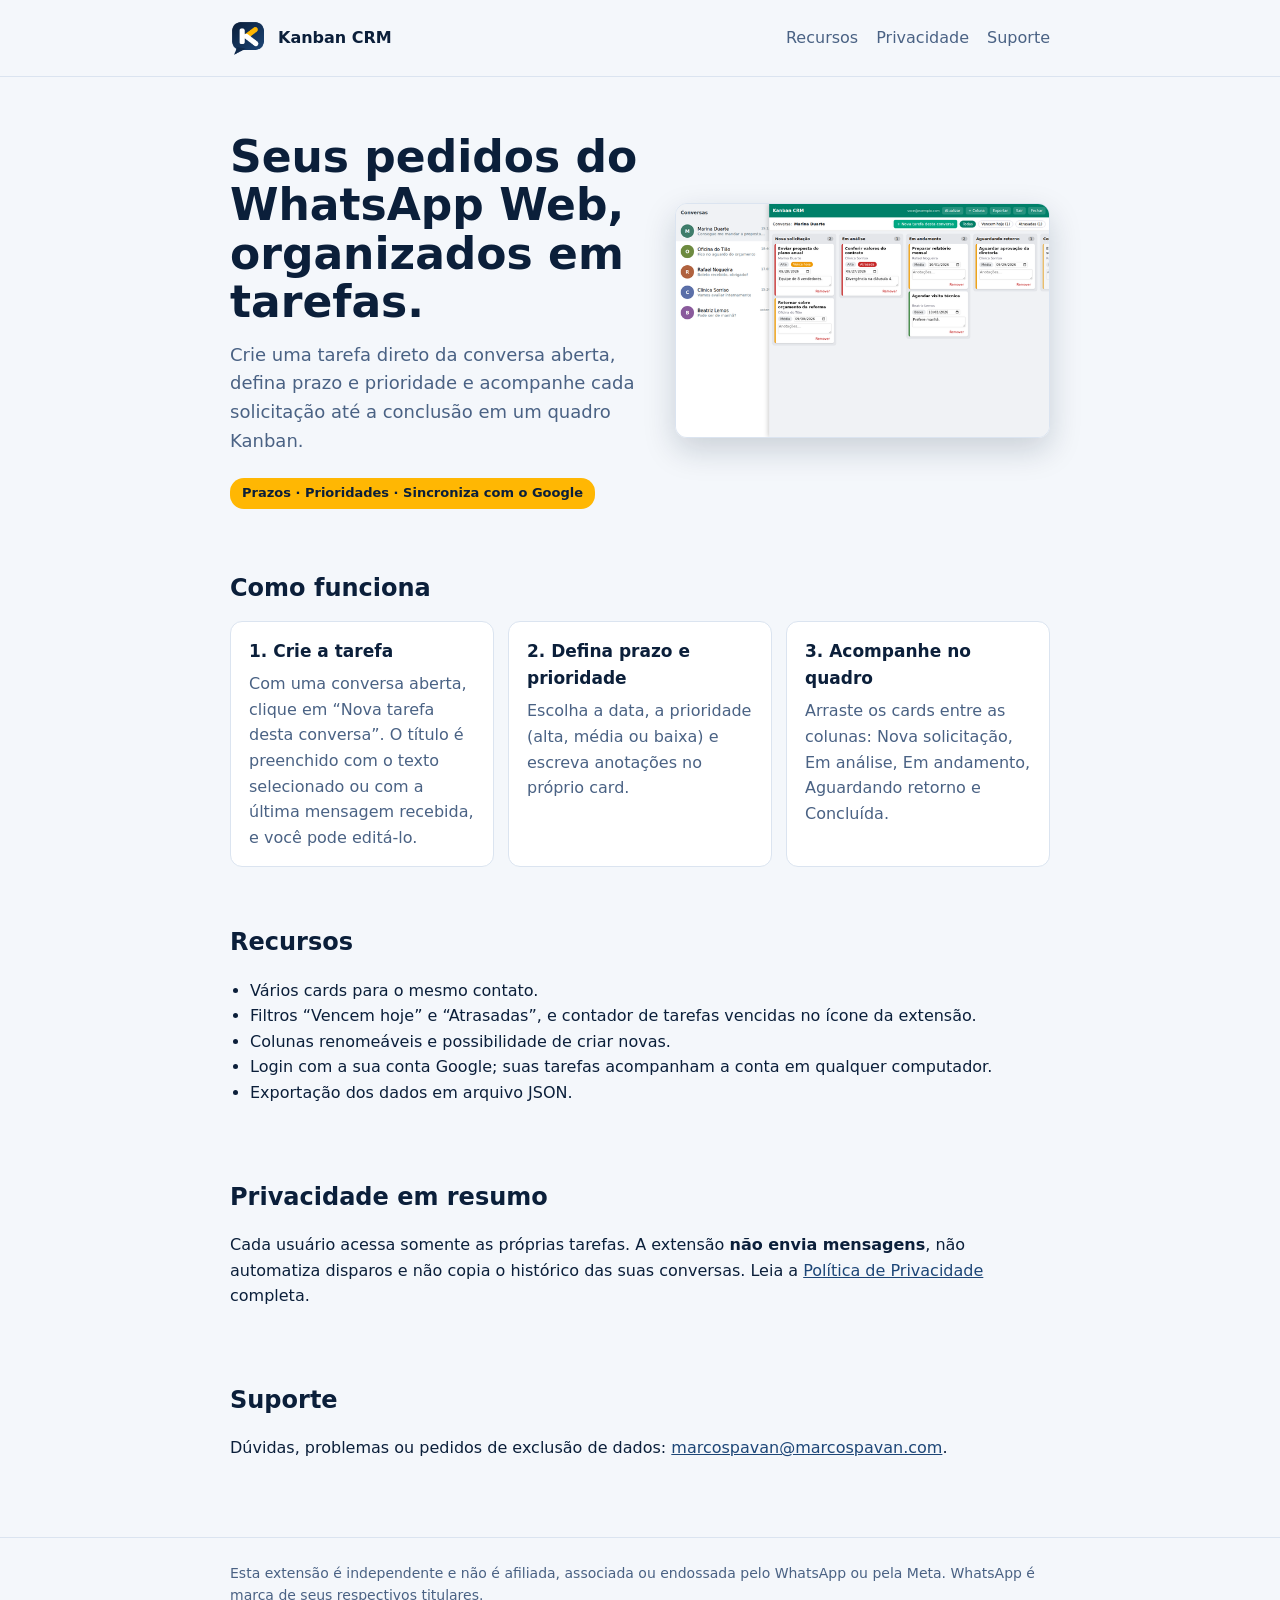
<file: index.html>
<!doctype html>
<html lang="pt-BR">
<head>
<meta charset="utf-8">
<meta name="viewport" content="width=device-width,initial-scale=1">
<title>Kanban CRM para WhatsApp Web</title>
<meta name="description" content="Extensão para Chrome que transforma os pedidos do WhatsApp Web em tarefas com prazo e prioridade, em um quadro Kanban sincronizado com a sua conta Google.">
<link rel="icon" href="icon.png">
<link rel="stylesheet" href="style.css">
</head>
<body>
<header class="top"><div class="wrap">
  <img src="icon.png" alt=""><a href="./">Kanban CRM</a>
  <nav><a href="#recursos">Recursos</a><a href="privacidade.html">Privacidade</a><a href="#suporte">Suporte</a></nav>
</div></header>

<main class="wrap">
  <div class="hero">
    <div>
      <h1>Seus pedidos do WhatsApp Web, organizados em tarefas.</h1>
      <p class="lead">Crie uma tarefa direto da conversa aberta, defina prazo e prioridade e acompanhe cada solicitação até a conclusão em um quadro Kanban.</p>
      <span class="tag">Prazos · Prioridades · Sincroniza com o Google</span>
    </div>
    <img class="shot" src="painel.png" alt="Painel Kanban com colunas de tarefas sobre uma conversa (dados fictícios)">
  </div>

  <section id="recursos">
    <h2>Como funciona</h2>
    <div class="grid">
      <div class="card"><h3>1. Crie a tarefa</h3><p>Com uma conversa aberta, clique em “Nova tarefa desta conversa”. O título é preenchido com o texto selecionado ou com a última mensagem recebida, e você pode editá-lo.</p></div>
      <div class="card"><h3>2. Defina prazo e prioridade</h3><p>Escolha a data, a prioridade (alta, média ou baixa) e escreva anotações no próprio card.</p></div>
      <div class="card"><h3>3. Acompanhe no quadro</h3><p>Arraste os cards entre as colunas: Nova solicitação, Em análise, Em andamento, Aguardando retorno e Concluída.</p></div>
    </div>
  </section>

  <section>
    <h2>Recursos</h2>
    <ul>
      <li>Vários cards para o mesmo contato.</li>
      <li>Filtros “Vencem hoje” e “Atrasadas”, e contador de tarefas vencidas no ícone da extensão.</li>
      <li>Colunas renomeáveis e possibilidade de criar novas.</li>
      <li>Login com a sua conta Google; suas tarefas acompanham a conta em qualquer computador.</li>
      <li>Exportação dos dados em arquivo JSON.</li>
    </ul>
  </section>

  <section>
    <h2>Privacidade em resumo</h2>
    <p>Cada usuário acessa somente as próprias tarefas. A extensão <strong>não envia mensagens</strong>, não automatiza disparos e não copia o histórico das suas conversas. Leia a <a href="privacidade.html">Política de Privacidade</a> completa.</p>
  </section>

  <section id="suporte">
    <h2>Suporte</h2>
    <p>Dúvidas, problemas ou pedidos de exclusão de dados: <a href="mailto:marcospavan@marcospavan.com">marcospavan@marcospavan.com</a>.</p>
  </section>
</main>

<footer><div class="wrap">
  Esta extensão é independente e não é afiliada, associada ou endossada pelo WhatsApp ou pela Meta. WhatsApp é marca de seus respectivos titulares.
</div></footer>
</body>
</html>
</file>
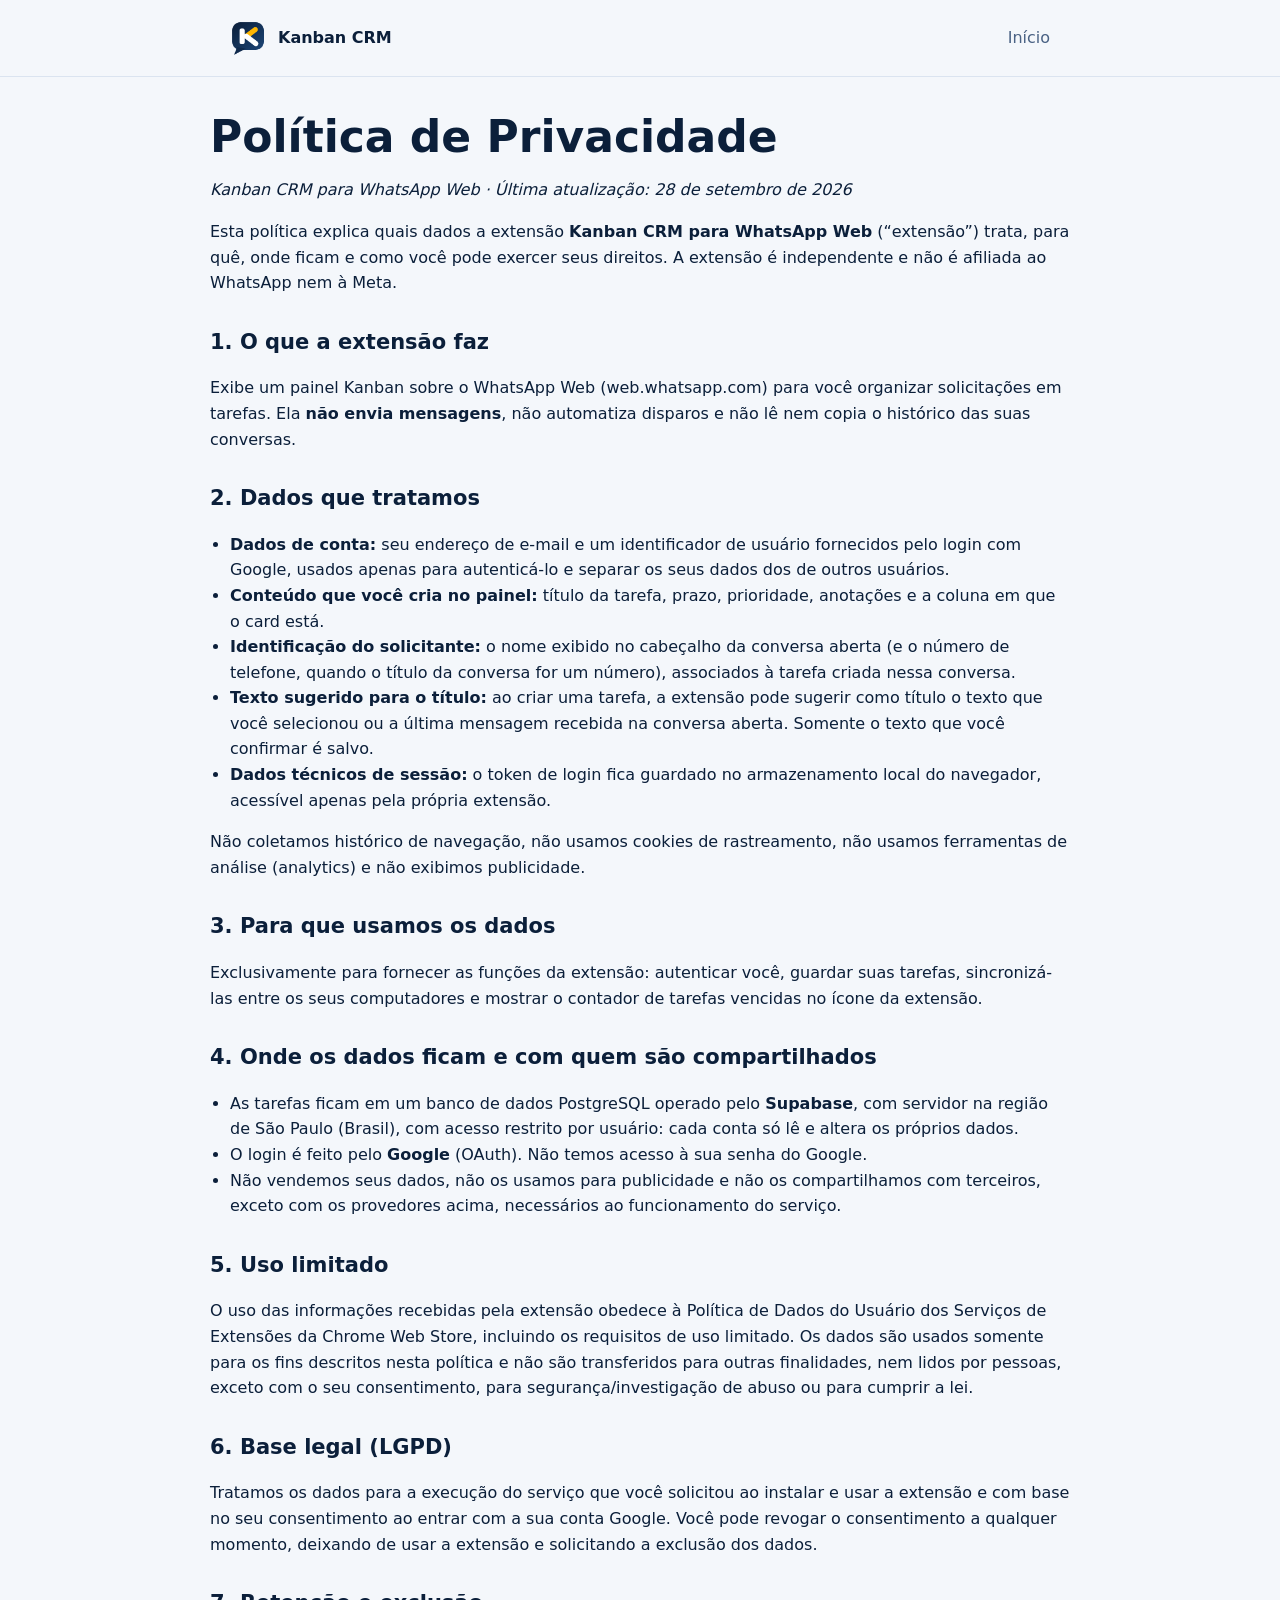
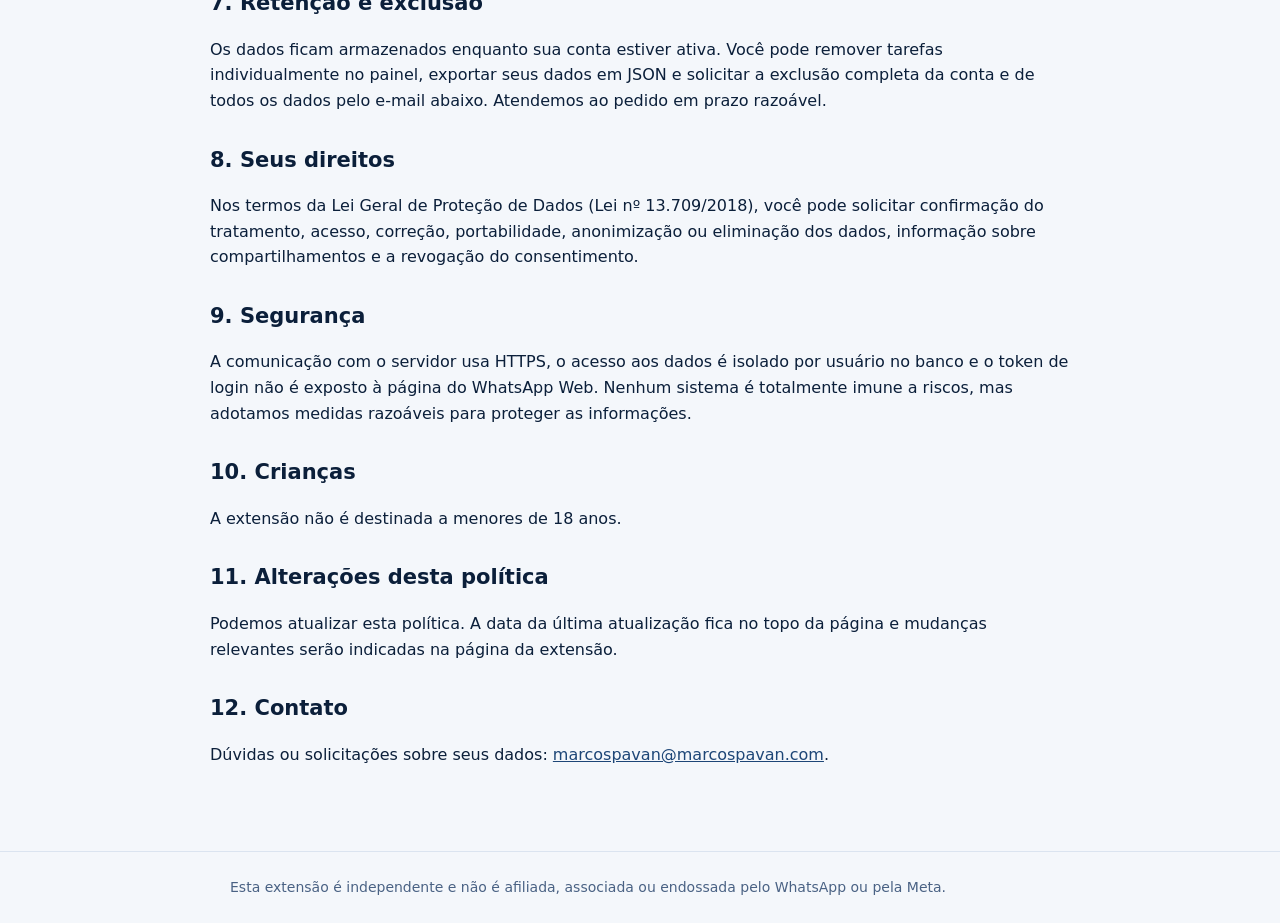
<file: privacidade.html>
<!doctype html>
<html lang="pt-BR">
<head>
<meta charset="utf-8">
<meta name="viewport" content="width=device-width,initial-scale=1">
<title>Política de Privacidade — Kanban CRM para WhatsApp Web</title>
<meta name="description" content="Política de Privacidade da extensão Kanban CRM para WhatsApp Web.">
<link rel="icon" href="icon.png">
<link rel="stylesheet" href="style.css">
</head>
<body>
<header class="top"><div class="wrap">
  <img src="icon.png" alt=""><a href="./">Kanban CRM</a>
  <nav><a href="./">Início</a></nav>
</div></header>

<main class="wrap doc">
  <h1>Política de Privacidade</h1>
  <p><em>Kanban CRM para WhatsApp Web · Última atualização: 28 de setembro de 2026</em></p>

  <p>Esta política explica quais dados a extensão <strong>Kanban CRM para WhatsApp Web</strong> (“extensão”) trata, para quê, onde ficam e como você pode exercer seus direitos. A extensão é independente e não é afiliada ao WhatsApp nem à Meta.</p>

  <h2>1. O que a extensão faz</h2>
  <p>Exibe um painel Kanban sobre o WhatsApp Web (web.whatsapp.com) para você organizar solicitações em tarefas. Ela <strong>não envia mensagens</strong>, não automatiza disparos e não lê nem copia o histórico das suas conversas.</p>

  <h2>2. Dados que tratamos</h2>
  <ul>
    <li><strong>Dados de conta:</strong> seu endereço de e-mail e um identificador de usuário fornecidos pelo login com Google, usados apenas para autenticá-lo e separar os seus dados dos de outros usuários.</li>
    <li><strong>Conteúdo que você cria no painel:</strong> título da tarefa, prazo, prioridade, anotações e a coluna em que o card está.</li>
    <li><strong>Identificação do solicitante:</strong> o nome exibido no cabeçalho da conversa aberta (e o número de telefone, quando o título da conversa for um número), associados à tarefa criada nessa conversa.</li>
    <li><strong>Texto sugerido para o título:</strong> ao criar uma tarefa, a extensão pode sugerir como título o texto que você selecionou ou a última mensagem recebida na conversa aberta. Somente o texto que você confirmar é salvo.</li>
    <li><strong>Dados técnicos de sessão:</strong> o token de login fica guardado no armazenamento local do navegador, acessível apenas pela própria extensão.</li>
  </ul>
  <p>Não coletamos histórico de navegação, não usamos cookies de rastreamento, não usamos ferramentas de análise (analytics) e não exibimos publicidade.</p>

  <h2>3. Para que usamos os dados</h2>
  <p>Exclusivamente para fornecer as funções da extensão: autenticar você, guardar suas tarefas, sincronizá-las entre os seus computadores e mostrar o contador de tarefas vencidas no ícone da extensão.</p>

  <h2>4. Onde os dados ficam e com quem são compartilhados</h2>
  <ul>
    <li>As tarefas ficam em um banco de dados PostgreSQL operado pelo <strong>Supabase</strong>, com servidor na região de São Paulo (Brasil), com acesso restrito por usuário: cada conta só lê e altera os próprios dados.</li>
    <li>O login é feito pelo <strong>Google</strong> (OAuth). Não temos acesso à sua senha do Google.</li>
    <li>Não vendemos seus dados, não os usamos para publicidade e não os compartilhamos com terceiros, exceto com os provedores acima, necessários ao funcionamento do serviço.</li>
  </ul>

  <h2>5. Uso limitado</h2>
  <p>O uso das informações recebidas pela extensão obedece à Política de Dados do Usuário dos Serviços de Extensões da Chrome Web Store, incluindo os requisitos de uso limitado. Os dados são usados somente para os fins descritos nesta política e não são transferidos para outras finalidades, nem lidos por pessoas, exceto com o seu consentimento, para segurança/investigação de abuso ou para cumprir a lei.</p>

  <h2>6. Base legal (LGPD)</h2>
  <p>Tratamos os dados para a execução do serviço que você solicitou ao instalar e usar a extensão e com base no seu consentimento ao entrar com a sua conta Google. Você pode revogar o consentimento a qualquer momento, deixando de usar a extensão e solicitando a exclusão dos dados.</p>

  <h2>7. Retenção e exclusão</h2>
  <p>Os dados ficam armazenados enquanto sua conta estiver ativa. Você pode remover tarefas individualmente no painel, exportar seus dados em JSON e solicitar a exclusão completa da conta e de todos os dados pelo e-mail abaixo. Atendemos ao pedido em prazo razoável.</p>

  <h2>8. Seus direitos</h2>
  <p>Nos termos da Lei Geral de Proteção de Dados (Lei nº 13.709/2018), você pode solicitar confirmação do tratamento, acesso, correção, portabilidade, anonimização ou eliminação dos dados, informação sobre compartilhamentos e a revogação do consentimento.</p>

  <h2>9. Segurança</h2>
  <p>A comunicação com o servidor usa HTTPS, o acesso aos dados é isolado por usuário no banco e o token de login não é exposto à página do WhatsApp Web. Nenhum sistema é totalmente imune a riscos, mas adotamos medidas razoáveis para proteger as informações.</p>

  <h2>10. Crianças</h2>
  <p>A extensão não é destinada a menores de 18 anos.</p>

  <h2>11. Alterações desta política</h2>
  <p>Podemos atualizar esta política. A data da última atualização fica no topo da página e mudanças relevantes serão indicadas na página da extensão.</p>

  <h2>12. Contato</h2>
  <p>Dúvidas ou solicitações sobre seus dados: <a href="mailto:marcospavan@marcospavan.com">marcospavan@marcospavan.com</a>.</p>
</main>

<footer><div class="wrap">
  Esta extensão é independente e não é afiliada, associada ou endossada pelo WhatsApp ou pela Meta.
</div></footer>
</body>
</html>
</file>
<file: style.css>
:root{--bg:#f4f7fb;--card:#fff;--ink:#0b1f3a;--muted:#4a6284;--line:#dbe4f0;--accent:#ffb703;--brand:#1d4677}
@media (prefers-color-scheme:dark){:root{--bg:#0b1626;--card:#12233b;--ink:#eaf1fb;--muted:#a9bbd4;--line:#24405f;--brand:#7fb0ea}}
*{box-sizing:border-box}
body{margin:0;background:var(--bg);color:var(--ink);font:16px/1.6 system-ui,-apple-system,"Segoe UI",Roboto,sans-serif}
.wrap{max-width:860px;margin:0 auto;padding:0 20px}
header.top{padding:20px 0;border-bottom:1px solid var(--line)}
header.top .wrap{display:flex;align-items:center;gap:12px}
header.top img{width:36px;height:36px}
header.top a{color:var(--ink);text-decoration:none;font-weight:700}
header.top nav{margin-left:auto;display:flex;gap:18px}
header.top nav a{font-weight:500;color:var(--muted)}
.hero{padding:56px 0 32px;display:grid;gap:32px;grid-template-columns:1.1fr 1fr;align-items:center}
h1{font-size:clamp(30px,5vw,44px);line-height:1.1;margin:0 0 14px}
.lead{color:var(--muted);font-size:18px;margin:0 0 22px}
.tag{display:inline-block;background:var(--accent);color:#0b1f3a;font-weight:700;font-size:13px;padding:5px 12px;border-radius:14px}
.hero img.shot{width:100%;height:auto;border-radius:12px;border:1px solid var(--line);box-shadow:0 12px 32px rgba(11,31,58,.18)}
section{padding:28px 0}
h2{font-size:24px;margin:0 0 14px}
.grid{display:grid;gap:14px;grid-template-columns:repeat(auto-fit,minmax(230px,1fr))}
.card{background:var(--card);border:1px solid var(--line);border-radius:12px;padding:16px 18px}
.card h3{margin:0 0 6px;font-size:17px}
.card p{margin:0;color:var(--muted)}
ul{padding-left:20px}
a{color:var(--brand)}
footer{border-top:1px solid var(--line);margin-top:32px;padding:24px 0;color:var(--muted);font-size:14px}
.doc h2{margin-top:30px;font-size:21px}
.doc{padding:36px 0}
@media (max-width:720px){.hero{grid-template-columns:1fr;padding-top:36px}}
</file>
